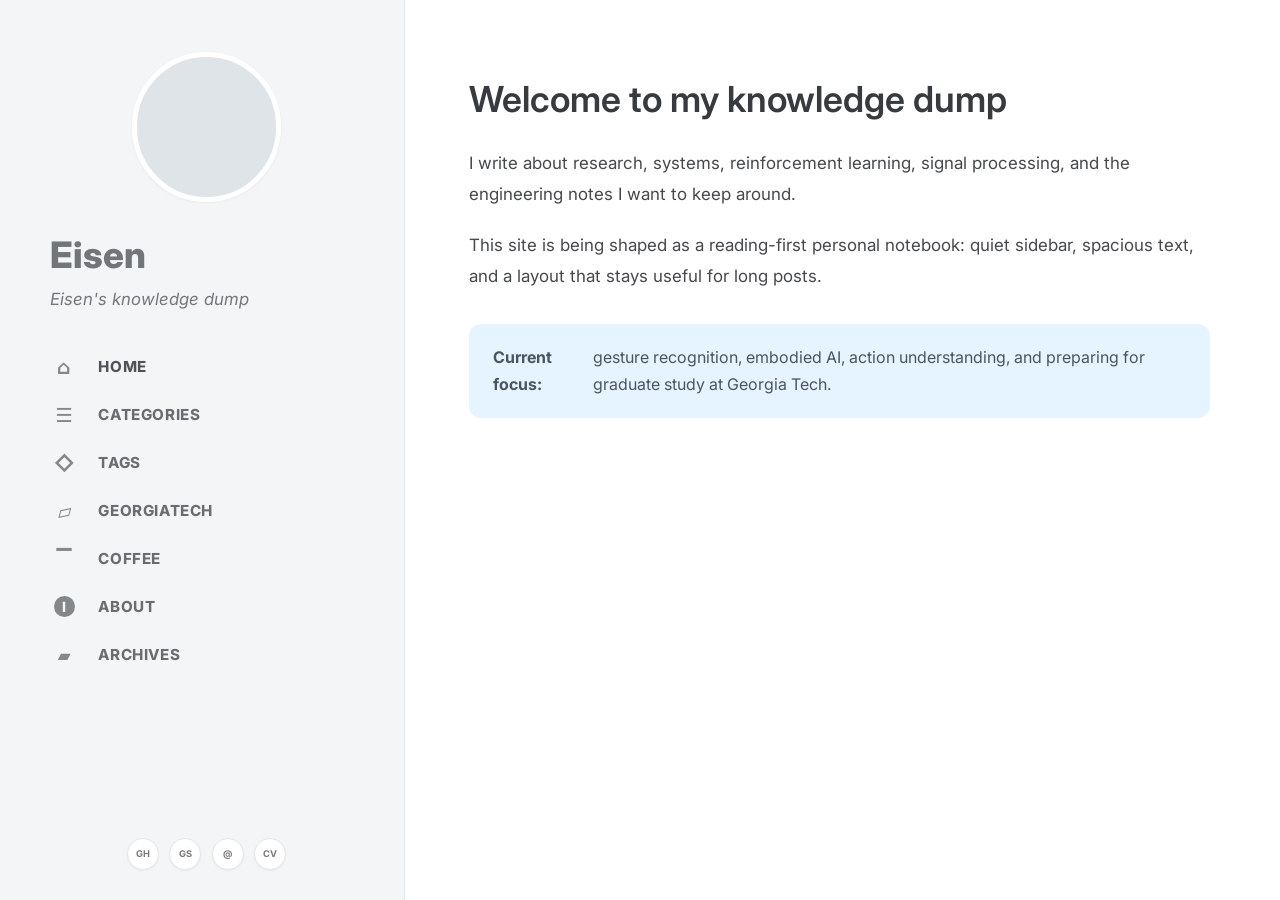
<file: index.html>
<!DOCTYPE html>
<html lang="en">
<head>
  <meta charset="UTF-8">
  <meta name="viewport" content="width=device-width, initial-scale=1.0">
  <title>Eisen Jiang</title>
  <meta name="description" content="Personal website of Eisen Jiang — researcher and builder.">
  <link rel="icon" href="blogs/assets/black-head-horse-side-view-with-horsehair.png" type="image/png">
  <link rel="preconnect" href="https://fonts.googleapis.com">
  <link rel="preconnect" href="https://fonts.gstatic.com" crossorigin>
  <link href="https://fonts.googleapis.com/css2?family=Inter:wght@400;500;600;700&family=JetBrains+Mono:wght@400;500;600&display=swap" rel="stylesheet">
  <link rel="stylesheet" href="assets/style.css">
  <script>document.documentElement.setAttribute("data-theme",localStorage.getItem("theme")||"light");</script>
</head>
<body class="home-page">
<div class="layout">

  <!-- ═══ Sidebar ═══ -->
  <nav class="sidebar" aria-label="Primary navigation">
    <div class="profile-card">
      <a href="index.html" class="avatar-link" aria-label="Eisen home"></a>
      <a href="index.html" class="site-mark">
        <span class="site-name">Eisen</span>
        <span class="site-sub">Eisen's knowledge dump</span>
      </a>
    </div>

    <button class="mob-toggle" id="mobToggle" type="button">Menu</button>

    <div class="sidebar-body" id="sidebarBody">
      <ul class="nav-links">
        <li><a href="index.html"><span class="nav-icon nav-home"></span><span>Home</span></a></li>
        <li><a href="writing.html"><span class="nav-icon nav-list"></span><span>Categories</span></a></li>
        <li><a href="writing.html"><span class="nav-icon nav-tag"></span><span>Tags</span></a></li>
        <li><a href="about.html"><span class="nav-icon nav-grad"></span><span>GeorgiaTech</span></a></li>
        <li><a href="contact.html"><span class="nav-icon nav-coffee"></span><span>Coffee</span></a></li>
        <li><a href="about.html"><span class="nav-icon nav-about"></span><span>About</span></a></li>
        <li><a href="writing.html"><span class="nav-icon nav-archive"></span><span>Archives</span></a></li>
      </ul>

      <div class="sidebar-foot">
        <div class="socials">
          <a href="https://github.com/eisenjiang37-gif" target="_blank" rel="noopener" aria-label="GitHub">GH</a>
          <a href="contact.html" aria-label="Scholar">GS</a>
          <a href="mailto:eisenjiang37@gmail.com" aria-label="Email">@</a>
          <a href="assets/zihan-CV_2026.1.pdf" target="_blank" rel="noopener" aria-label="CV">CV</a>
        </div>
      </div>
    </div>
  </nav>

  <!-- ═══ Main ═══ -->
  <main class="content">

    <article class="reader-article">
      <h1>Welcome to my knowledge dump</h1>
      <p>I write about research, systems, reinforcement learning, signal processing, and the engineering notes I want to keep around.</p>
      <p>This site is being shaped as a reading-first personal notebook: quiet sidebar, spacious text, and a layout that stays useful for long posts.</p>
      <div class="note-box">
        <strong>Current focus:</strong> gesture recognition, embodied AI, action understanding, and preparing for graduate study at Georgia Tech.
      </div>
    </article>
  </main>
</div>
<script src="assets/main.js"></script>
</body>
</html>
</file>
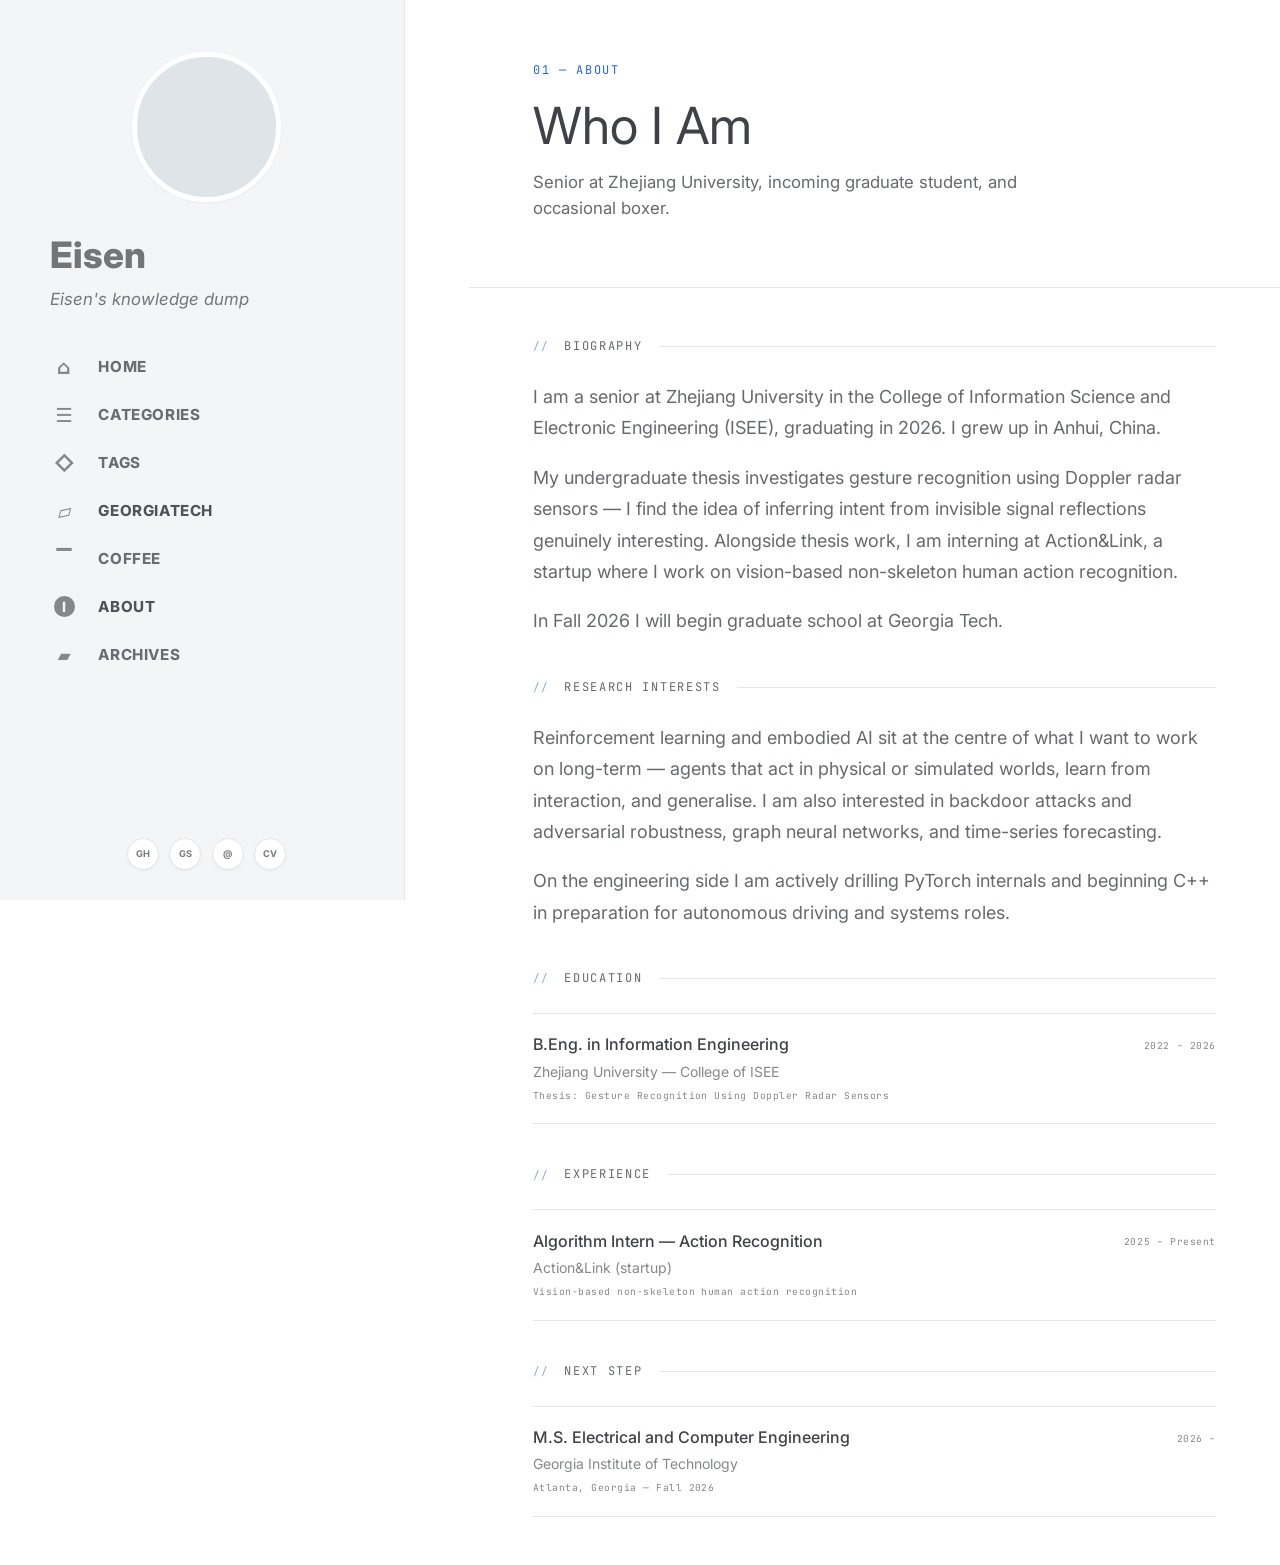
<file: about.html>
<!DOCTYPE html>
<html lang="en">
<head>
  <meta charset="UTF-8">
  <meta name="viewport" content="width=device-width, initial-scale=1.0">
  <title>About — Eisen Jiang</title>
  <link rel="icon" href="blogs/assets/black-head-horse-side-view-with-horsehair.png" type="image/png">
  <link rel="preconnect" href="https://fonts.googleapis.com">
  <link rel="preconnect" href="https://fonts.gstatic.com" crossorigin>
  <link href="https://fonts.googleapis.com/css2?family=Inter:wght@400;500;600;700&family=JetBrains+Mono:wght@400;500;600&display=swap" rel="stylesheet">
  <link rel="stylesheet" href="assets/style.css">
  <script>document.documentElement.setAttribute("data-theme",localStorage.getItem("theme")||"light");</script>
</head>
<body>
<div class="layout">

  <!-- ═══ Sidebar ═══ -->
  <nav class="sidebar" aria-label="Primary navigation">
    <div class="profile-card">
      <a href="index.html" class="avatar-link" aria-label="Eisen home"></a>
      <a href="index.html" class="site-mark">
        <span class="site-name">Eisen</span>
        <span class="site-sub">Eisen's knowledge dump</span>
      </a>
    </div>

    <button class="mob-toggle" id="mobToggle" type="button">Menu</button>

    <div class="sidebar-body" id="sidebarBody">
      <ul class="nav-links">
        <li><a href="index.html"><span class="nav-icon nav-home"></span><span>Home</span></a></li>
        <li><a href="writing.html"><span class="nav-icon nav-list"></span><span>Categories</span></a></li>
        <li><a href="writing.html"><span class="nav-icon nav-tag"></span><span>Tags</span></a></li>
        <li><a href="about.html"><span class="nav-icon nav-grad"></span><span>GeorgiaTech</span></a></li>
        <li><a href="contact.html"><span class="nav-icon nav-coffee"></span><span>Coffee</span></a></li>
        <li><a href="about.html"><span class="nav-icon nav-about"></span><span>About</span></a></li>
        <li><a href="writing.html"><span class="nav-icon nav-archive"></span><span>Archives</span></a></li>
      </ul>

      <div class="sidebar-foot">
        <div class="socials">
          <a href="https://github.com/eisenjiang37-gif" target="_blank" rel="noopener" aria-label="GitHub">GH</a>
          <a href="contact.html" aria-label="Scholar">GS</a>
          <a href="mailto:eisenjiang37@gmail.com" aria-label="Email">@</a>
          <a href="assets/zihan-CV_2026.1.pdf" target="_blank" rel="noopener" aria-label="CV">CV</a>
        </div>
      </div>
    </div>
  </nav>

  <!-- ═══ Main ═══ -->
  <main class="content">

    <header class="pg-header">
      <div class="pg-label">01 — About</div>
      <h1 class="pg-title">Who I Am</h1>
      <p class="pg-sub">Senior at Zhejiang University, incoming graduate student, and occasional boxer.</p>
    </header>

    <div class="pg-body">

      <div class="sec-label">Biography</div>
      <p>I am a senior at Zhejiang University in the College of Information Science and Electronic Engineering (ISEE), graduating in 2026. I grew up in Anhui, China.</p>
      <p>My undergraduate thesis investigates gesture recognition using Doppler radar sensors — I find the idea of inferring intent from invisible signal reflections genuinely interesting. Alongside thesis work, I am interning at Action&amp;Link, a startup where I work on vision-based non-skeleton human action recognition.</p>
      <p>In Fall 2026 I will begin graduate school at Georgia Tech.</p>

      <div class="sec-label">Research Interests</div>
      <p>Reinforcement learning and embodied AI sit at the centre of what I want to work on long-term — agents that act in physical or simulated worlds, learn from interaction, and generalise. I am also interested in backdoor attacks and adversarial robustness, graph neural networks, and time-series forecasting.</p>
      <p>On the engineering side I am actively drilling PyTorch internals and beginning C++ in preparation for autonomous driving and systems roles.</p>

      <!-- Education -->
      <div class="sec-label">Education</div>
      <div class="item-list">
        <div class="item">
          <div>
            <div class="item-title">B.Eng. in Information Engineering</div>
            <div class="item-authors">Zhejiang University — College of ISEE</div>
            <div class="item-venue">Thesis: Gesture Recognition Using Doppler Radar Sensors</div>
          </div>
          <div class="item-year">2022 – 2026</div>
        </div>
      </div>

      <!-- Experience -->
      <div class="sec-label">Experience</div>
      <div class="item-list">
        <div class="item">
          <div>
            <div class="item-title">Algorithm Intern — Action Recognition</div>
            <div class="item-authors">Action&amp;Link (startup)</div>
            <div class="item-venue">Vision-based non-skeleton human action recognition</div>
          </div>
          <div class="item-year">2025 – Present</div>
        </div>
      </div>

      <!-- Next step -->
      <div class="sec-label">Next Step</div>
      <div class="item-list">
        <div class="item">
          <div>
            <div class="item-title">M.S. Electrical and Computer Engineering</div>
            <div class="item-authors">Georgia Institute of Technology</div>
            <div class="item-venue">Atlanta, Georgia — Fall 2026</div>
          </div>
          <div class="item-year">2026 –</div>
        </div>
      </div>

    </div>
  </main>
</div>
<script src="assets/main.js"></script>
</body>
</html>
</file>
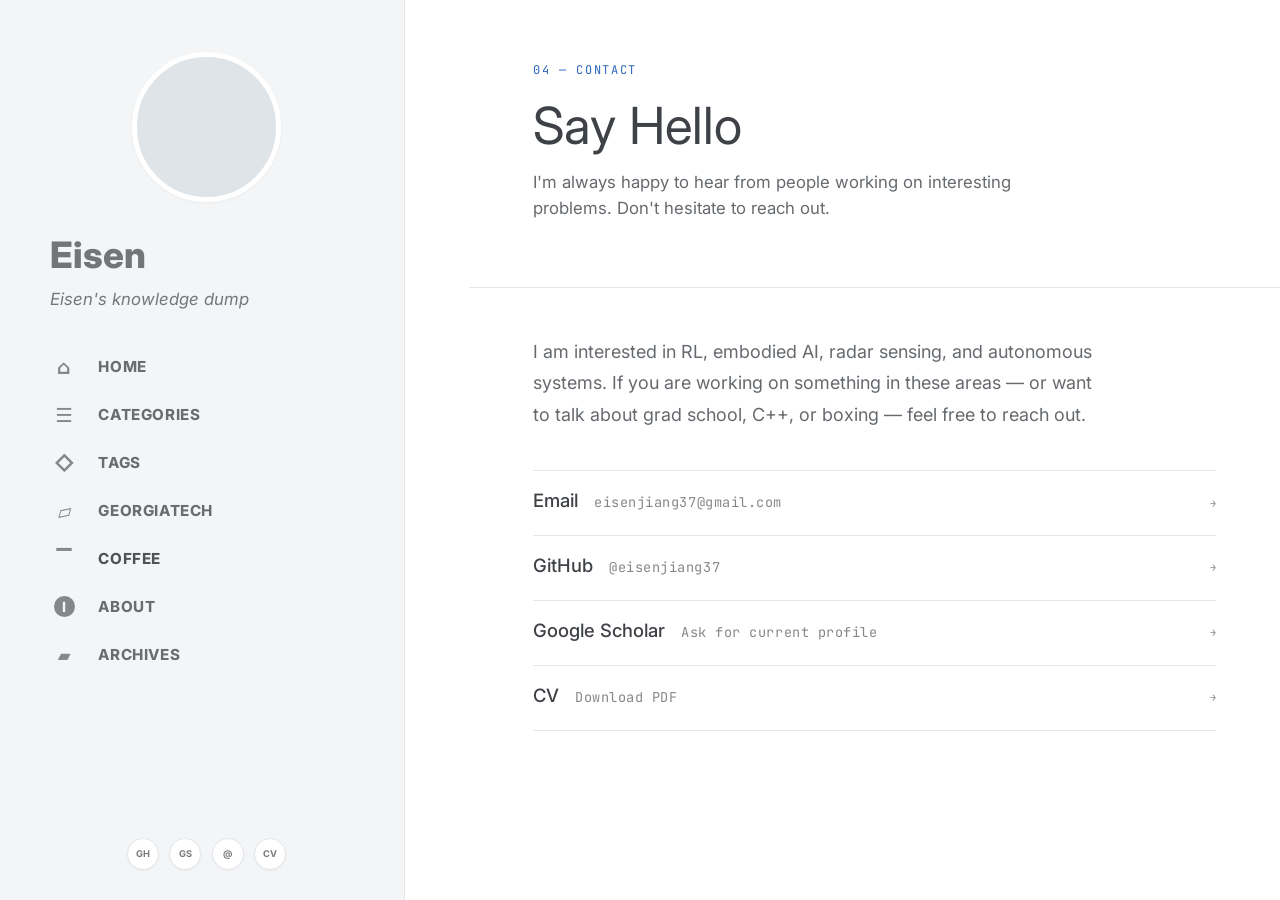
<file: contact.html>
<!DOCTYPE html>
<html lang="en">
<head>
  <meta charset="UTF-8">
  <meta name="viewport" content="width=device-width, initial-scale=1.0">
  <title>Contact — Eisen Jiang</title>
  <link rel="icon" href="blogs/assets/black-head-horse-side-view-with-horsehair.png" type="image/png">
  <link rel="preconnect" href="https://fonts.googleapis.com">
  <link rel="preconnect" href="https://fonts.gstatic.com" crossorigin>
  <link href="https://fonts.googleapis.com/css2?family=Inter:wght@400;500;600;700&family=JetBrains+Mono:wght@400;500;600&display=swap" rel="stylesheet">
  <link rel="stylesheet" href="assets/style.css">
  <script>document.documentElement.setAttribute("data-theme",localStorage.getItem("theme")||"light");</script>
</head>
<body>
<div class="layout">

  <!-- ═══ Sidebar ═══ -->
  <nav class="sidebar" aria-label="Primary navigation">
    <div class="profile-card">
      <a href="index.html" class="avatar-link" aria-label="Eisen home"></a>
      <a href="index.html" class="site-mark">
        <span class="site-name">Eisen</span>
        <span class="site-sub">Eisen's knowledge dump</span>
      </a>
    </div>

    <button class="mob-toggle" id="mobToggle" type="button">Menu</button>

    <div class="sidebar-body" id="sidebarBody">
      <ul class="nav-links">
        <li><a href="index.html"><span class="nav-icon nav-home"></span><span>Home</span></a></li>
        <li><a href="writing.html"><span class="nav-icon nav-list"></span><span>Categories</span></a></li>
        <li><a href="writing.html"><span class="nav-icon nav-tag"></span><span>Tags</span></a></li>
        <li><a href="about.html"><span class="nav-icon nav-grad"></span><span>GeorgiaTech</span></a></li>
        <li><a href="contact.html"><span class="nav-icon nav-coffee"></span><span>Coffee</span></a></li>
        <li><a href="about.html"><span class="nav-icon nav-about"></span><span>About</span></a></li>
        <li><a href="writing.html"><span class="nav-icon nav-archive"></span><span>Archives</span></a></li>
      </ul>

      <div class="sidebar-foot">
        <div class="socials">
          <a href="https://github.com/eisenjiang37-gif" target="_blank" rel="noopener" aria-label="GitHub">GH</a>
          <a href="contact.html" aria-label="Scholar">GS</a>
          <a href="mailto:eisenjiang37@gmail.com" aria-label="Email">@</a>
          <a href="assets/zihan-CV_2026.1.pdf" target="_blank" rel="noopener" aria-label="CV">CV</a>
        </div>
      </div>
    </div>
  </nav>

  <!-- ═══ Main ═══ -->
  <main class="content">

    <header class="pg-header">
      <div class="pg-label">04 — Contact</div>
      <h1 class="pg-title">Say Hello</h1>
      <p class="pg-sub">I'm always happy to hear from people working on interesting problems. Don't hesitate to reach out.</p>
    </header>

    <div class="pg-body">

      <p class="contact-intro">
        I am interested in RL, embodied AI, radar sensing, and autonomous systems. If you are working on something in these areas — or want to talk about grad school, C++, or boxing — feel free to reach out.
      </p>

      <div class="contact-list">

        <a href="mailto:eisenjiang37@gmail.com" class="contact-row">
          <div class="c-left">
            <span class="c-name">Email</span>
            <span class="c-handle">eisenjiang37@gmail.com</span>
          </div>
          <span class="c-arrow">→</span>
        </a>

        <a href="https://github.com/eisenjiang37-gif" class="contact-row" target="_blank" rel="noopener">
          <div class="c-left">
            <span class="c-name">GitHub</span>
            <span class="c-handle">@eisenjiang37</span>
          </div>
          <span class="c-arrow">→</span>
        </a>

        <a href="mailto:eisenjiang37@gmail.com?subject=Google%20Scholar%20profile" class="contact-row">
          <div class="c-left">
            <span class="c-name">Google Scholar</span>
            <span class="c-handle">Ask for current profile</span>
          </div>
          <span class="c-arrow">→</span>
        </a>

        <a href="assets/zihan-CV_2026.1.pdf" class="contact-row" target="_blank" rel="noopener">
          <div class="c-left">
            <span class="c-name">CV</span>
            <span class="c-handle">Download PDF</span>
          </div>
          <span class="c-arrow">→</span>
        </a>

      </div>

    </div>
  </main>
</div>
<script src="assets/main.js"></script>
</body>
</html>
</file>
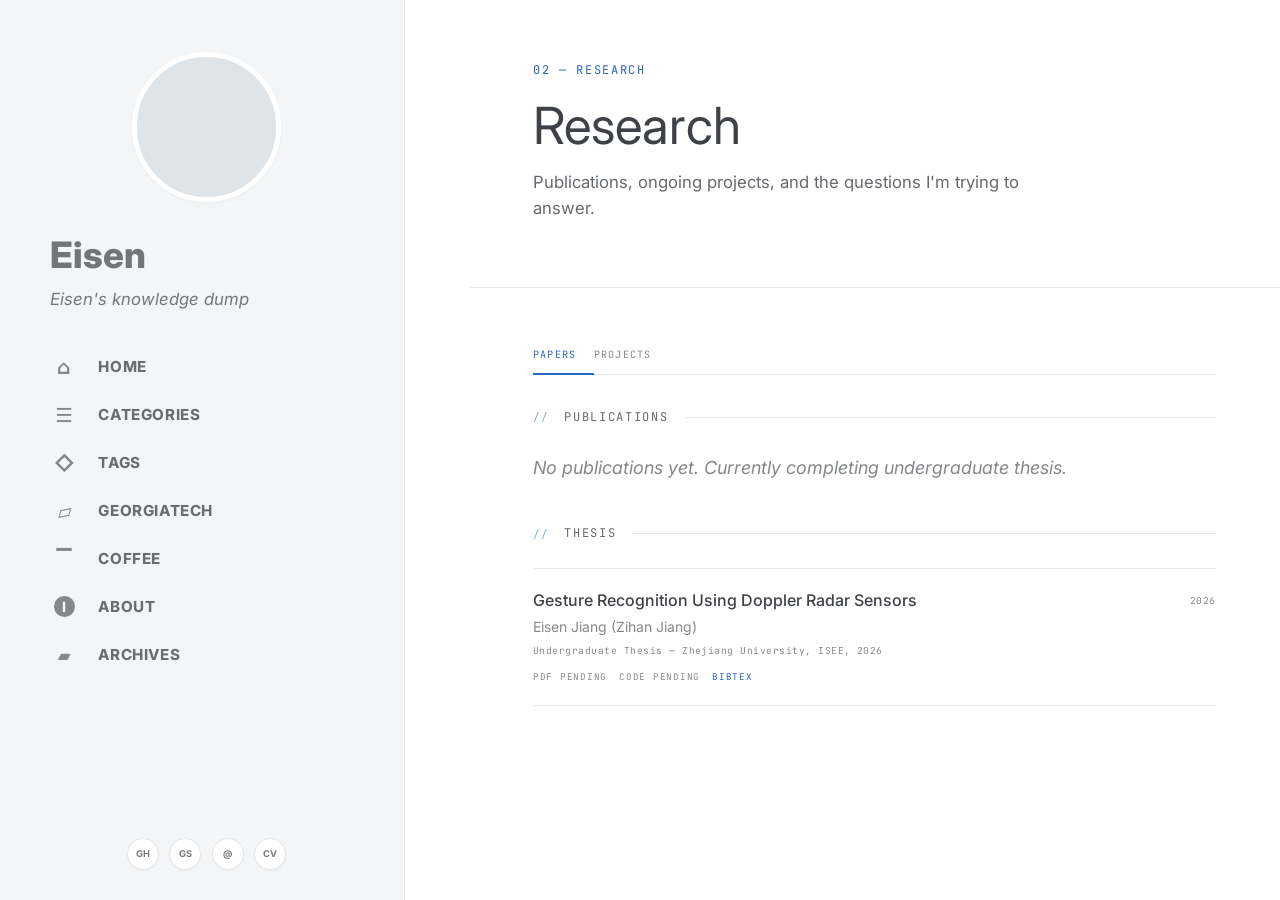
<file: research.html>
<!DOCTYPE html>
<html lang="en">
<head>
  <meta charset="UTF-8">
  <meta name="viewport" content="width=device-width, initial-scale=1.0">
  <title>Research — Eisen Jiang</title>
  <link rel="icon" href="blogs/assets/black-head-horse-side-view-with-horsehair.png" type="image/png">
  <link rel="preconnect" href="https://fonts.googleapis.com">
  <link rel="preconnect" href="https://fonts.gstatic.com" crossorigin>
  <link href="https://fonts.googleapis.com/css2?family=Inter:wght@400;500;600;700&family=JetBrains+Mono:wght@400;500;600&display=swap" rel="stylesheet">
  <link rel="stylesheet" href="assets/style.css">
  <script>document.documentElement.setAttribute("data-theme",localStorage.getItem("theme")||"light");</script>
</head>
<body>
<div class="layout">

  <!-- ═══ Sidebar ═══ -->
  <nav class="sidebar" aria-label="Primary navigation">
    <div class="profile-card">
      <a href="index.html" class="avatar-link" aria-label="Eisen home"></a>
      <a href="index.html" class="site-mark">
        <span class="site-name">Eisen</span>
        <span class="site-sub">Eisen's knowledge dump</span>
      </a>
    </div>

    <button class="mob-toggle" id="mobToggle" type="button">Menu</button>

    <div class="sidebar-body" id="sidebarBody">
      <ul class="nav-links">
        <li><a href="index.html"><span class="nav-icon nav-home"></span><span>Home</span></a></li>
        <li><a href="writing.html"><span class="nav-icon nav-list"></span><span>Categories</span></a></li>
        <li><a href="writing.html"><span class="nav-icon nav-tag"></span><span>Tags</span></a></li>
        <li><a href="about.html"><span class="nav-icon nav-grad"></span><span>GeorgiaTech</span></a></li>
        <li><a href="contact.html"><span class="nav-icon nav-coffee"></span><span>Coffee</span></a></li>
        <li><a href="about.html"><span class="nav-icon nav-about"></span><span>About</span></a></li>
        <li><a href="writing.html"><span class="nav-icon nav-archive"></span><span>Archives</span></a></li>
      </ul>

      <div class="sidebar-foot">
        <div class="socials">
          <a href="https://github.com/eisenjiang37-gif" target="_blank" rel="noopener" aria-label="GitHub">GH</a>
          <a href="contact.html" aria-label="Scholar">GS</a>
          <a href="mailto:eisenjiang37@gmail.com" aria-label="Email">@</a>
          <a href="assets/zihan-CV_2026.1.pdf" target="_blank" rel="noopener" aria-label="CV">CV</a>
        </div>
      </div>
    </div>
  </nav>

  <!-- ═══ Main ═══ -->
  <main class="content">

    <header class="pg-header">
      <div class="pg-label">02 — Research</div>
      <h1 class="pg-title">Research</h1>
      <p class="pg-sub">Publications, ongoing projects, and the questions I'm trying to answer.</p>
    </header>

    <div class="pg-body">

      <!-- Tabs -->
      <div class="tab-bar">
        <button class="tab-btn active" data-tab="papers">Papers</button>
        <button class="tab-btn" data-tab="projects">Projects</button>
      </div>

      <!-- ── Papers ── -->
      <div class="tab-panel active" id="papers">

        <div class="sec-label">Publications</div>
        <p style="color:var(--text-dim);font-style:italic;margin-bottom:2.5rem;">No publications yet. Currently completing undergraduate thesis.</p>

        <div class="sec-label">Thesis</div>
        <div class="item-list">
          <div class="item">
            <div>
              <div class="item-title">Gesture Recognition Using Doppler Radar Sensors</div>
              <div class="item-authors">Eisen Jiang (Zihan Jiang)</div>
              <div class="item-venue">Undergraduate Thesis — Zhejiang University, ISEE, 2026</div>
              <div class="item-links">
                <span class="item-link item-link-muted">PDF pending</span>
                <span class="item-link item-link-muted">Code pending</span>
                <button class="item-link bib-toggle" data-bib="bib-thesis-2026">BibTeX</button>
              </div>
              <div class="bib-block" id="bib-thesis-2026"><pre>@mastersthesis{jiang2026gesture,
  author  = {Jiang, Zihan},
  title   = {Gesture Recognition Using {Doppler} Radar Sensors},
  school  = {Zhejiang University, College of Information Science
             and Electronic Engineering},
  year    = {2026},
  type    = {Undergraduate Thesis},
}</pre></div>
            </div>
            <div class="item-year">2026</div>
          </div>
        </div>

      </div><!-- /papers -->

      <!-- ── Projects ── -->
      <div class="tab-panel" id="projects">

        <div class="sec-label">Projects</div>
        <div class="item-list">

          <div class="item">
            <div>
              <div class="item-title">Doppler Radar Gesture Recognition System</div>
              <div class="item-authors">End-to-end pipeline: raw radar signal → gesture classification</div>
              <div class="item-venue">Undergraduate thesis project — ZJU ISEE · Python, PyTorch</div>
              <div class="item-links">
                <span class="item-link item-link-muted">Repository pending</span>
              </div>
            </div>
            <div class="item-year">2025 – 2026</div>
          </div>

          <div class="item">
            <div>
              <div class="item-title">Boxing Footage Action Analysis</div>
              <div class="item-authors">Non-skeleton action recognition applied to personal boxing video</div>
              <div class="item-venue">Personal project — applying internship research to self-recorded footage</div>
              <div class="item-links">
                <span class="item-link item-link-muted">Repository pending</span>
              </div>
            </div>
            <div class="item-year">2025 –</div>
          </div>

          <div class="item">
            <div>
              <div class="item-title">CartPole in C++</div>
              <div class="item-authors">Reimplementing a canonical RL environment from scratch in C++</div>
              <div class="item-venue">Personal project — C++ systems learning, RL fundamentals</div>
              <div class="item-links">
                <span class="item-link item-link-muted">Repository pending</span>
              </div>
            </div>
            <div class="item-year">2026 –</div>
          </div>

        </div>

      </div><!-- /projects -->

    </div>
  </main>
</div>
<script src="assets/main.js"></script>
</body>
</html>
</file>
<file: assets/style.css>
@import url('https://fonts.googleapis.com/css2?family=Inter:wght@400;500;600;700&family=JetBrains+Mono:wght@400;500;600&display=swap');

/* ─── Variables ──────────────────────────────────────── */
:root {
  --bg:          #ffffff;
  --bg-2:        #ffffff;
  --panel:       #f3f5f7;
  --text:        #3e4146;
  --text-mid:    #666a6e;
  --text-dim:    #85888b;
  --accent:      #2c67bd;
  --accent-warm: #6f7275;
  --border:      #e4e7ea;
  --sidebar-w:   405px;
  --font-title:  'Inter', system-ui, sans-serif;
  --font-body:   'Inter', 'Helvetica Neue', Helvetica, Arial, sans-serif;
  --font-code:   'JetBrains Mono', 'SFMono-Regular', Consolas, monospace;
  --ease:        cubic-bezier(0.16, 1, 0.3, 1);
  --t:           0.32s;
}

html[data-theme="dark"] {
  --bg:          #101214;
  --bg-2:        #17191c;
  --panel:       #14171a;
  --text:        #e7e1d6;
  --text-mid:    #b0a89d;
  --text-dim:    #7d776f;
  --accent:      #9fb8bd;
  --accent-warm: #d0b279;
  --border:      #2a2d30;
}
html[data-theme="dark"] body::after { opacity: 0.04; }

/* ─── Theme transition ───────────────────────────────── */
html { transition: background-color 0.45s ease, color 0.45s ease; }
body,
.sidebar,
.content,
.hero,
.index-card,
.pg-header,
.pg-body,
.blog-list,
.blog-content,
.blog-post-item,
.theme-toggle,
.list-expand-tab,
.mob-toggle,
.badge,
.post-tag,
.bpi-tag,
.bpi-child,
.placeholder-block,
.bib-block pre,
.blog-article-body pre,
.blog-article-body code,
.progress-bar {
  transition:
    background-color 0.45s ease,
    color 0.45s ease,
    border-color 0.45s ease,
    opacity 0.45s ease;
}

/* ─── Reset ──────────────────────────────────────────── */
*, *::before, *::after { box-sizing: border-box; margin: 0; padding: 0; }
html { font-size: 16px; scroll-behavior: smooth; }

body {
  background: var(--bg);
  color: var(--text);
  font-family: var(--font-body);
  font-weight: 400;
  font-size: 1.125rem;
  line-height: 1.75;
  min-height: 100vh;
  overflow-x: hidden;
}

.site-name,
.hero-name,
.card-h,
.pg-title,
h2,
h3,
.item-title,
.post-title,
.c-name,
.blog-list-title,
.bpi-title,
.blog-article-title,
.blog-article-body h1,
.blog-article-body h2,
.blog-article-body h3 {
  font-family: var(--font-title);
}

.hero-tagline,
.card-p,
.pg-sub,
p,
.kv-val,
.item-authors,
.blog-article-body p,
.blog-article-body li {
  font-family: var(--font-body);
}

.blog-article-body code,
.blog-article-body pre,
.blog-article-body pre code {
  font-family: var(--font-code);
}

/* Grain overlay */
body::after {
  content: '';
  position: fixed;
  inset: 0;
  pointer-events: none;
  z-index: 9999;
  opacity: 0;
  background-image: url("data:image/svg+xml,%3Csvg xmlns='http://www.w3.org/2000/svg' width='300' height='300'%3E%3Cfilter id='n'%3E%3CfeTurbulence type='fractalNoise' baseFrequency='0.72' numOctaves='4' stitchTiles='stitch'/%3E%3C/filter%3E%3Crect width='300' height='300' filter='url(%23n)'/%3E%3C/svg%3E");
  transition: opacity 0.45s ease;
}

.shard {
  --shard-c1: rgba(255, 80, 96, 0.92);
  --shard-c2: rgba(255, 255, 255, 0.96);
  --shard-c3: rgba(88, 160, 255, 0.92);
  --shard-c4: rgba(188, 120, 255, 0.82);
  position: absolute;
  background:
    linear-gradient(135deg,
      var(--shard-c1) 0%,
      var(--shard-c2) 38%,
      var(--shard-c3) 72%,
      var(--shard-c4) 100%);
  mix-blend-mode: screen;
  box-shadow:
    0 0 4px rgba(255, 255, 255, 0.88),
    0 0 8px rgba(255, 96, 128, 0.24),
    0 0 10px rgba(96, 148, 255, 0.22),
    0 8px 18px rgba(0, 0, 0, 0.34),
    0 2px 6px rgba(0, 0, 0, 0.24);
  border: 1px solid rgba(255, 255, 255, 0.22);
  filter: brightness(1.95) contrast(1.3) saturate(1.22);
  opacity: 0;
  pointer-events: none;
  z-index: 10001;
  overflow: visible;
}

html[data-theme="light"] .shard {
  mix-blend-mode: normal;
  box-shadow:
    0 0 5px rgba(255, 255, 255, 1),
    0 0 16px rgba(255, 42, 72, 0.64),
    0 0 20px rgba(48, 156, 255, 0.58),
    0 0 24px rgba(186, 78, 255, 0.36),
    0 10px 20px rgba(15, 23, 32, 0.34),
    0 3px 7px rgba(15, 23, 32, 0.26);
  border-color: rgba(15, 23, 32, 0.18);
  filter: brightness(3.55) contrast(2.18) saturate(4.35);
}

.shard::before {
  content: '';
  position: absolute;
  left: 50%;
  top: 50%;
  width: var(--vector-length, 18px);
  height: 1px;
  transform-origin: 100% 50%;
  transform: translate(-100%, -50%) rotate(var(--vector-angle, 0deg));
  background: linear-gradient(90deg, rgba(255, 255, 255, 0), rgba(255, 255, 255, 0.9));
  opacity: 0.9;
  box-shadow:
    0 0 4px rgba(255, 255, 255, 0.5),
    0 0 8px rgba(96, 148, 255, 0.2);
  pointer-events: none;
}

html[data-theme="light"] .shard::before {
  background: linear-gradient(90deg, rgba(255, 255, 255, 0), rgba(255, 255, 255, 1));
  opacity: 1;
  box-shadow:
    0 0 5px rgba(255, 255, 255, 0.96),
    0 0 8px rgba(255, 42, 72, 0.3),
    0 0 10px rgba(48, 156, 255, 0.28);
}

.impact-flash {
  position: fixed;
  width: 8px;
  height: 8px;
  background: rgba(255, 255, 255, 0.9);
  border-radius: 50%;
  pointer-events: none;
  z-index: 10002;
  filter: none;
  animation: flash-out 0.28s ease-out forwards;
}

.distortion-overlay {
  display: none;
}

@keyframes flash-out {
  0% { transform: scale(1); opacity: 1; }
  100% { transform: scale(1.8); opacity: 0; }
}

/* ─── Progress bar ───────────────────────────────────── */
.progress-bar {
  position: fixed;
  top: 0; left: 0;
  height: 2px;
  width: 0;
  background: var(--accent);
  z-index: 1000;
  transition: width 0.08s linear;
  pointer-events: none;
}

/* ─── Layout ─────────────────────────────────────────── */
.layout {
  display: flex;
  min-height: 100vh;
}

/* ─── Sidebar ────────────────────────────────────────── */
.sidebar {
  position: fixed;
  top: 0;
  left: 0;
  width: var(--sidebar-w);
  height: 100vh;
  display: flex;
  flex-direction: column;
  padding: 3.25rem 2.55rem 1.85rem 3.1rem;
  border-right: 1px solid var(--border);
  background: var(--panel);
  z-index: 100;
  overflow-y: auto;
}

.profile-card {
  display: flex;
  flex-direction: column;
  align-items: flex-start;
  gap: 0;
  margin-bottom: 2.35rem;
}

.avatar-link {
  display: grid;
  place-items: center;
  width: 9.35rem;
  height: 9.35rem;
  border-radius: 50%;
  background: #dfe4e8;
  border: 5px solid #ffffff;
  box-shadow: 0 1px 3px rgba(40, 44, 48, 0.05);
  text-decoration: none;
  overflow: hidden;
  margin: 0 auto 2.25rem;
}

.avatar-fallback {
  display: none;
}

.site-mark {
  display: block;
  text-decoration: none;
}

.site-name {
  font-family: var(--font-title);
  font-size: 2.28rem;
  font-weight: 800;
  letter-spacing: 0;
  color: #737679;
  display: block;
  line-height: 0.95;
}

.site-sub {
  font-family: var(--font-body);
  font-size: 1.05rem;
  font-style: italic;
  font-weight: 400;
  color: #74777a;
  display: block;
  margin-top: 0.78rem;
}

.mob-toggle { display: none; }

.sidebar-body {
  flex: 1;
  display: flex;
  flex-direction: column;
}

.nav-links {
  list-style: none;
  display: grid;
  gap: 1rem;
}

.nav-links > li > a {
  display: flex;
  align-items: center;
  gap: 1.2rem;
  min-height: 2rem;
  font-family: var(--font-title);
  font-size: 0.95rem;
  font-weight: 750;
  letter-spacing: 0.04em;
  text-transform: uppercase;
  color: #696c70;
  text-decoration: none;
  transition: color var(--t) var(--ease), transform var(--t) var(--ease);
}

.nav-links > li > a:hover {
  color: #3f4347;
  transform: translateX(4px);
}

.nav-links > li > a.active { color: #4f5357; }

.nav-icon {
  position: relative;
  width: 1.85rem;
  height: 1.85rem;
  flex: 0 0 1.85rem;
  color: #85888b;
}

.nav-icon::before {
  display: block;
  width: 100%;
  text-align: center;
  font-family: var(--font-title);
  font-size: 1.22rem;
  font-weight: 800;
  line-height: 1.85rem;
}

.nav-home::before { content: "⌂"; }
.nav-list::before { content: "☰"; }
.nav-tag::before { content: "◇"; }
.nav-grad::before { content: "▱"; transform: rotate(-12deg); }
.nav-coffee::before { content: "▔"; }
.nav-about::before { content: "i"; border-radius: 50%; background: #85888b; color: var(--panel); font-size: 0.88rem; line-height: 1.35rem; width: 1.35rem; height: 1.35rem; margin: 0.18rem auto 0; }
.nav-archive::before { content: "▰"; font-size: 1.05rem; }

.sidebar-foot {
  margin-top: auto;
  padding-top: 1.4rem;
}

.socials {
  display: flex;
  justify-content: center;
  gap: 0.65rem;
  flex-wrap: wrap;
  margin-bottom: 0;
}

.socials a {
  display: inline-flex;
  align-items: center;
  justify-content: center;
  width: 2rem;
  height: 2rem;
  border: 1px solid var(--border);
  border-radius: 999px;
  background: var(--bg-2);
  font-family: var(--font-title);
  font-size: 0.58rem;
  font-weight: 700;
  letter-spacing: 0;
  color: #777a7d;
  text-decoration: none;
  box-shadow: 0 1px 2px rgba(40, 44, 48, 0.05);
  transition: color var(--t), border-color var(--t), background var(--t), transform var(--t);
}

.socials a:hover {
  color: #3f4347;
  border-color: var(--accent);
  transform: translateY(-2px);
}

.copy {
  font-family: var(--font-body);
  font-size: 0.76rem;
  color: var(--text-dim);
}

/* ─── Content area ───────────────────────────────────── */
.content {
  margin-left: var(--sidebar-w);
  flex: 1;
  min-height: 100vh;
  padding-left: clamp(3.5rem, 5vw, 6rem);
  background: #ffffff;
  animation: pageIn 0.55s var(--ease) both;
}

@keyframes pageIn {
  from { opacity: 0; transform: translateY(14px); }
  to   { opacity: 1; transform: translateY(0); }
}

/* ─── Home: Hero ─────────────────────────────────────── */
.hero {
  width: 100%;
  padding: 5rem clamp(2rem, 7vw, 7rem);
  border-bottom: 1px solid var(--border);
  position: relative;
  overflow: hidden;
  background: var(--bg);
}

.reader-article {
  max-width: 72rem;
  padding: 4.8rem 4.4rem 5rem 0;
  color: #3f4247;
}

.reader-article h1 {
  font-family: var(--font-title);
  font-size: clamp(1.85rem, 2.8vw, 2.85rem);
  font-weight: 600;
  line-height: 1.24;
  letter-spacing: 0;
  margin-bottom: 1.7rem;
  color: #373a3f;
}

.reader-article p,
.reader-article li {
  font-size: clamp(1.06rem, 1.22vw, 1.34rem);
  line-height: 1.82;
  font-weight: 400;
  color: #45484d;
  max-width: 46em;
}

.reader-article p {
  margin-bottom: 1.25rem;
}

.reader-article ul {
  margin: 1.4rem 0 2.5rem;
  padding-left: 2.4rem;
}

.reader-article li {
  padding-left: 0.45rem;
  margin-bottom: 0.9rem;
}

.reader-article a {
  color: var(--accent);
  text-decoration: none;
  border-bottom: 1px solid rgba(44, 103, 189, 0.25);
}

.note-box {
  display: flex;
  gap: 1rem;
  max-width: 54rem;
  margin-top: 2rem;
  padding: 1.25rem 1.5rem;
  border-radius: 12px;
  background: #e6f4ff;
  color: #4a555f;
  font-size: clamp(1rem, 1.1vw, 1.2rem);
  line-height: 1.7;
}
.home-page .content {
  display: block;
  min-height: 100vh;
}
.home-page .hero {
  min-height: 100vh;
  border-bottom: none;
  display: flex;
  flex-direction: column;
  justify-content: center;
}

.hero::before,
.home-page .hero::before { display: none; }

.hero-eyebrow {
  font-family: var(--font-body);
  font-size: 0.86rem;
  letter-spacing: 0.08em;
  text-transform: uppercase;
  color: var(--accent);
  margin-bottom: 1.4rem;
}

.hero-eyebrow::before { content: ''; }

.hero-name {
  font-family: var(--font-title);
  font-weight: 800;
  font-size: clamp(2.2rem, 4.4vw, 4rem);
  line-height: 1.03;
  letter-spacing: 0;
  color: var(--text);
  margin-bottom: 2rem;
  display: block;
  max-width: 11ch;
}

.hero-first { align-self: flex-start; }

.hero-line { display: block; }

.hero-last {
  margin-left: 0;
  color: var(--text);
}

.hero-footer {
  display: flex;
  align-items: flex-start;
  gap: 1.75rem;
  flex-wrap: wrap;
  max-width: 48rem;
}
.hero-tagline {
  font-family: var(--font-body);
  font-size: 1.1rem;
  color: var(--text-mid);
  max-width: 40ch;
  line-height: 1.55;
  margin-bottom: 0;
}
.badge {
  font-family: var(--font-code);
  font-size: 0.6rem;
  letter-spacing: 0.12em;
  text-transform: uppercase;
  color: var(--accent);
  border: 1px solid var(--accent);
  padding: 0.35rem 0.75rem;
  white-space: nowrap;
  flex-shrink: 0;
}

/* ─── Home: Grid ─────────────────────────────────────── */
.index-grid {
  display: grid;
  grid-template-columns: 1fr;
}
.index-card {
  display: block;
  text-decoration: none;
  padding: 2.4rem 3.25rem 2.75rem;
  border-right: none;
  border-bottom: 1px solid var(--border);
  position: relative;
  overflow: hidden;
  transition: background var(--t);
}
.index-card:hover { background: var(--bg-2); }

.card-no {
  font-family: var(--font-code);
  font-size: 0.6rem;
  letter-spacing: 0.14em;
  color: var(--text-dim);
  margin-bottom: 1.25rem;
}
.card-h {
  font-family: var(--font-title);
  font-size: 2rem;
  font-weight: 500;
  line-height: 1.1;
  letter-spacing: 0;
  color: var(--text);
  margin-bottom: 0.7rem;
  transition: color var(--t);
}
.index-card:hover .card-h { color: var(--accent); }

.card-p {
  font-family: var(--font-body);
  font-size: 0.95rem;
  color: var(--text-dim);
  line-height: 1.55;
  max-width: 28ch;
  margin-bottom: 0;
}
.card-go {
  position: absolute;
  bottom: 2rem;
  right: 2.5rem;
  font-family: var(--font-code);
  font-size: 0.6rem;
  letter-spacing: 0.1em;
  color: var(--text-dim);
  opacity: 0;
  transform: translateX(-6px);
  transition: all var(--t) var(--ease);
}
.index-card:hover .card-go { opacity: 1; transform: translateX(0); }

/* ─── Inner page header ──────────────────────────────── */
.pg-header {
  padding: 3.75rem 4rem 3rem;
  border-bottom: 1px solid var(--border);
}
.pg-label {
  font-family: var(--font-code);
  font-size: 0.75rem;
  letter-spacing: 0.14em;
  text-transform: uppercase;
  color: var(--accent);
  margin-bottom: 1rem;
}
.pg-title {
  font-family: var(--font-title);
  font-size: clamp(2rem, 4vw, 4rem);
  font-weight: 400;
  line-height: 1.1;
  letter-spacing: 0;
  color: var(--text);
}
.pg-sub {
  font-family: var(--font-body);
  font-size: 1.05rem;
  color: var(--text-mid);
  margin-top: 1rem;
  max-width: 50ch;
  line-height: 1.55;
}

/* ─── Page body ──────────────────────────────────────── */
.pg-body { padding: 3rem 4rem; }

.sec-label {
  font-family: var(--font-code);
  font-size: 0.75rem;
  letter-spacing: 0.14em;
  text-transform: uppercase;
  color: var(--text-mid);
  display: flex;
  align-items: center;
  gap: 1rem;
  margin-bottom: 1.5rem;
  margin-top: 2.5rem;
}
.sec-label:first-child { margin-top: 0; }
.sec-label::before {
  content: '//';
  color: var(--accent);
  font-size: 0.9em;
  opacity: 0.55;
  flex-shrink: 0;
}
.sec-label::after {
  content: '';
  flex: 1;
  height: 1px;
  background: var(--border);
}

h2 {
  font-family: var(--font-title);
  font-size: 1.75rem;
  font-weight: 500;
  letter-spacing: 0;
  color: var(--text);
  line-height: 1.2;
  margin-bottom: 1rem;
}
h3 {
  font-family: var(--font-title);
  font-size: 1.15rem;
  font-weight: 500;
  letter-spacing: 0;
  color: var(--text);
  margin-bottom: 0.4rem;
}
p {
  color: var(--text-mid);
  margin-bottom: 1.1rem;
  max-width: 62ch;
}

.placeholder-block {
  border: 1px dashed var(--border);
  padding: 1.1rem 1.5rem;
  margin-bottom: 1.1rem;
  font-family: var(--font-code);
  font-size: 0.63rem;
  letter-spacing: 0.05em;
  color: var(--text-dim);
  line-height: 1.9;
}

/* ─── About ──────────────────────────────────────────── */
.about-cols {
  display: grid;
  grid-template-columns: 3fr 2fr;
  gap: 3.25rem;
  margin-bottom: 3rem;
}
.kv-list {
  list-style: none;
  border-top: 1px solid var(--border);
}
.kv-list li {
  display: flex;
  justify-content: space-between;
  align-items: baseline;
  padding: 0.8rem 0;
  border-bottom: 1px solid var(--border);
  gap: 1rem;
}
.kv-key {
  font-family: var(--font-code);
  font-size: 0.58rem;
  letter-spacing: 0.1em;
  text-transform: uppercase;
  color: var(--text-dim);
  flex-shrink: 0;
}
.kv-val {
  font-family: var(--font-body);
  font-size: 0.9rem;
  color: var(--text-mid);
  text-align: right;
}

/* ─── Item list (papers, projects, education) ────────── */
.item-list { border-top: 1px solid var(--border); }

.item {
  display: grid;
  grid-template-columns: 1fr auto;
  gap: 2rem;
  align-items: start;
  padding: 1.2rem 0;
  border-bottom: 1px solid var(--border);
}
.item-title {
  font-family: var(--font-title);
  font-size: 1rem;
  font-weight: 500;
  letter-spacing: 0;
  color: var(--text);
  margin-bottom: 0.25rem;
  line-height: 1.4;
}
.item-authors {
  font-family: var(--font-body);
  font-size: 0.875rem;
  color: var(--text-dim);
  margin-bottom: 0.2rem;
}
.item-venue {
  font-family: var(--font-code);
  font-size: 0.6rem;
  letter-spacing: 0.05em;
  color: var(--text-dim);
}
.item-year {
  font-family: var(--font-code);
  font-size: 0.6rem;
  letter-spacing: 0.06em;
  color: var(--text-dim);
  white-space: nowrap;
  padding-top: 0.3rem;
}
.item-links {
  display: flex;
  gap: 0.75rem;
  margin-top: 0.6rem;
}
.item-link {
  font-family: var(--font-code);
  font-size: 0.58rem;
  letter-spacing: 0.08em;
  text-transform: uppercase;
  color: var(--accent);
  text-decoration: none;
  border-bottom: 1px solid transparent;
  transition: border-color var(--t);
}
.item-link:hover { border-bottom-color: var(--accent); }
.item-link-muted {
  color: var(--text-dim);
  border-bottom: none;
}

/* BibTeX toggle button (shares .item-link look) */
button.bib-toggle {
  background: none;
  border: none;
  border-bottom: 1px solid transparent;
  cursor: pointer;
  padding: 0;
  transition: border-color var(--t);
}
button.bib-toggle:hover    { border-bottom-color: var(--accent); }
button.bib-toggle.open     { color: var(--accent-warm); border-bottom-color: var(--accent-warm); }

/* BibTeX collapsible block */
.bib-block {
  display: none;
  margin-top: 0.7rem;
}
.bib-block.open { display: block; }
.bib-block pre {
  background: var(--bg-2);
  border: 1px solid var(--border);
  border-radius: 3px;
  padding: 0.85rem 1rem;
  overflow-x: auto;
  font-family: var(--font-code);
  font-size: 0.72rem;
  line-height: 1.6;
  color: var(--text-mid);
  white-space: pre;
}

/* ─── Research tabs ──────────────────────────────────── */
.tab-bar {
  display: flex;
  border-bottom: 1px solid var(--border);
  margin-bottom: 2rem;
}
.tab-btn {
  font-family: var(--font-code);
  font-size: 0.63rem;
  letter-spacing: 0.12em;
  text-transform: uppercase;
  color: var(--text-dim);
  background: none;
  border: none;
  border-bottom: 2px solid transparent;
  padding: 0.75rem 1.1rem 0.75rem 0;
  cursor: pointer;
  margin-bottom: -1px;
  transition: all var(--t);
}
.tab-btn:hover  { color: var(--text-mid); }
.tab-btn.active { color: var(--accent); border-bottom-color: var(--accent); }

.tab-panel         { display: none; }
.tab-panel.active  { display: block; }

/* ─── Writing list ───────────────────────────────────── */
.posts { border-top: 1px solid var(--border); }

.post-row {
  display: grid;
  grid-template-columns: 6.5rem 1fr auto;
  gap: 1.5rem;
  align-items: baseline;
  padding: 0.9rem 0;
  border-bottom: 1px solid var(--border);
  text-decoration: none;
  transition: all var(--t);
}
.post-row:hover .post-title { color: var(--accent); }

.post-date {
  font-family: var(--font-code);
  font-size: 0.58rem;
  letter-spacing: 0.06em;
  color: var(--text-dim);
}
.post-title {
  font-family: var(--font-title);
  font-size: 0.95rem;
  font-weight: 500;
  letter-spacing: 0;
  color: var(--text);
  line-height: 1.4;
  transition: color var(--t);
}
.post-tag {
  font-family: var(--font-code);
  font-size: 0.57rem;
  letter-spacing: 0.08em;
  text-transform: uppercase;
  color: var(--text-dim);
  border: 1px solid var(--border);
  padding: 0.2rem 0.5rem;
  white-space: nowrap;
}

/* ─── Contact ────────────────────────────────────────── */
.contact-intro { max-width: 52ch; margin-bottom: 2.5rem; }
.contact-list  { border-top: 1px solid var(--border); }

.contact-row {
  display: flex;
  align-items: center;
  justify-content: space-between;
  padding: 1.25rem 0;
  border-bottom: 1px solid var(--border);
  text-decoration: none;
  transition: all var(--t) var(--ease);
}
.contact-row:hover { padding-left: 0.75rem; }
.contact-row:hover .c-name  { color: var(--accent); }
.contact-row:hover .c-arrow { color: var(--accent); transform: translateX(4px); }

.c-left  { display: flex; align-items: baseline; gap: 1rem; }
.c-name  {
  font-family: var(--font-title);
  font-size: 1.15rem;
  font-weight: 500;
  letter-spacing: 0;
  color: var(--text);
  line-height: 1;
  transition: color var(--t);
}
.c-handle {
  font-family: var(--font-code);
  font-size: 0.85rem;
  letter-spacing: 0.04em;
  color: var(--text-dim);
}
.c-arrow {
  font-family: var(--font-code);
  font-size: 0.63rem;
  color: var(--text-dim);
  transition: all var(--t) var(--ease);
}

/* ─── Theme toggle button ────────────────────────────── */
.theme-toggle {
  display: flex;
  align-items: center;
  gap: 0.55rem;
  width: 100%;
  background: none;
  border: 1px solid var(--border);
  color: var(--text-dim);
  font-family: var(--font-code);
  font-size: 0.58rem;
  letter-spacing: 0.1em;
  text-transform: uppercase;
  padding: 0.45rem 0.75rem;
  cursor: pointer;
  transition: color var(--t), border-color var(--t);
  margin-bottom: 0.85rem;
  text-align: left;
}
.theme-toggle:hover {
  color: var(--text);
  border-color: var(--text-dim);
}
.theme-toggle .t-icon {
  width: 10px;
  height: 10px;
  border-radius: 50%;
  border: 1px solid currentColor;
  flex-shrink: 0;
  position: relative;
  overflow: hidden;
}
/* Half-filled circle: dark = right half filled, light = left half filled */
.theme-toggle .t-icon::after {
  content: '';
  position: absolute;
  top: 0; right: 0;
  width: 50%;
  height: 100%;
  background: currentColor;
}
html[data-theme="light"] .theme-toggle .t-icon::after {
  right: auto; left: 0;
}

/* ─── Mobile ─────────────────────────────────────────── */
@media (max-width: 860px) {
  :root {
    --sidebar-w: 100%;
  }

  .layout {
    display: block;
  }

  .sidebar {
    position: relative;
    width: 100%;
    height: auto;
    min-height: 0;
    border-right: none;
    border-bottom: 1px solid var(--border);
    padding: 1.25rem;
  }

  .profile-card,
  .sidebar > :first-child {
    display: grid;
    grid-template-columns: 4.5rem 1fr;
    align-items: center;
    column-gap: 1rem;
    margin-bottom: 1rem;
  }

  .avatar-link {
    width: 4.5rem;
    height: 4.5rem;
    grid-row: span 2;
  }

  .avatar-fallback {
    font-size: 1.2rem;
  }

  .site-name {
    font-size: 1.55rem;
  }

  .profile-meta {
    grid-column: 2;
  }

  .mob-toggle {
    display: inline-flex;
    align-items: center;
    justify-content: center;
    width: 100%;
    min-height: 2.5rem;
    margin-top: 0.75rem;
    border: 1px solid var(--border);
    border-radius: 6px;
    background: var(--bg-2);
    color: var(--text);
    font: inherit;
  }

  .sidebar-body {
    display: none;
    padding-top: 1rem;
  }

  .sidebar-body.open { display: flex; }

  .content {
    margin-left: 0;
    padding-left: 0;
  }

  .hero,
  .pg-header,
  .pg-body {
    padding-left: 1.25rem;
    padding-right: 1.25rem;
  }
}

/* ─── Blog two-panel layout ──────────────────────────── */
.blog-layout {
  display: flex;
  align-items: flex-start;
  min-height: 100vh;
}

.blog-list {
  position: sticky;
  top: 0;
  width: 280px;
  height: 100vh;
  overflow: hidden;
  flex-shrink: 0;
  border-right: 1px solid var(--border);
  display: flex;
  flex-direction: column;
}
.blog-list-header {
  padding: 2rem 1.5rem 1rem;
  border-bottom: 1px solid var(--border);
  flex-shrink: 0;
}
.blog-list-title {
  font-family: var(--font-title);
  font-size: 0.9rem;
  font-weight: 500;
  letter-spacing: 0;
  color: var(--text);
  margin-top: 0.4rem;
  margin-bottom: 0;
  line-height: 1.2;
}
.blog-post-list {
  overflow-y: auto;
  flex: 1;
}
.blog-post-item {
  display: block;
  padding: 0.85rem 1.5rem;
  text-decoration: none;
  border-bottom: 1px solid var(--border);
  transition: background var(--t);
}
.blog-post-item:hover { background: var(--bg-2); }
.blog-post-item.active {
  background: var(--bg-2);
  border-left: 2px solid var(--accent);
  padding-left: calc(2rem - 2px);
}

/* ─── Blog list hierarchy ────────────────────────── */
/* Parent row with chevron: flex layout */
.bpi-has-children > .blog-post-item {
  display: flex;
  align-items: flex-start;
  gap: 0.6rem;
}
/* CSS chevron (right-pointing, rotates down when expanded) */
.bpi-chevron {
  flex-shrink: 0;
  width: 5px;
  height: 5px;
  margin-top: 0.55rem;
  border-right: 1.5px solid var(--text-dim);
  border-bottom: 1.5px solid var(--text-dim);
  transform: rotate(-45deg);
  transition: transform 0.22s var(--ease), border-color 0.22s;
}
.bpi-expanded > .blog-post-item .bpi-chevron {
  transform: rotate(45deg);
  border-color: var(--accent);
}
/* meta column inside parent rows */
.bpi-meta { flex: 1; min-width: 0; }
.bpi-meta .bpi-date   { display: block; }
.bpi-meta .bpi-title  { display: block; }
.bpi-meta .bpi-tag    { display: inline-block; }

/* Parent active indicator when a child is selected */
.bpi-parent-active > .blog-post-item { background: var(--bg-2); }
.bpi-parent-active > .blog-post-item .bpi-chevron { border-color: var(--accent); }

/* Children collapsible container */
.bpi-children {
  overflow: hidden;
  max-height: 0;
  transition: max-height 0.32s var(--ease);
  border-left: 1px solid var(--border);
  margin-left: 1.9rem;
}
.bpi-expanded .bpi-children { max-height: 1200px; }

/* Child items */
.bpi-child {
  border-bottom: 1px solid var(--border);
  padding: 0.6rem 1rem;
}
.bpi-child .bpi-date  { font-size: 0.52rem; }
.bpi-child .bpi-title { font-size: 0.78rem; }
.bpi-child.active {
  border-left: 2px solid var(--accent);
  padding-left: calc(1.25rem - 2px);
}

/* Empty state */
.bpi-empty {
  padding: 1.1rem 1.5rem;
  font-family: var(--font-code);
  font-size: 0.65rem;
  color: var(--text-dim);
}
.bpi-date {
  display: block;
  font-family: var(--font-code);
  font-size: 0.57rem;
  letter-spacing: 0.06em;
  color: var(--text-dim);
  margin-bottom: 0.3rem;
}
.bpi-title {
  display: block;
  font-family: var(--font-title);
  font-size: 0.82rem;
  font-weight: 500;
  letter-spacing: 0;
  color: var(--text);
  line-height: 1.45;
  margin-bottom: 0.3rem;
  transition: color var(--t);
}
.blog-post-item:hover .bpi-title,
.blog-post-item.active .bpi-title { color: var(--accent); }
.bpi-tag {
  display: inline-block;
  font-family: var(--font-code);
  font-size: 0.55rem;
  letter-spacing: 0.08em;
  text-transform: uppercase;
  color: var(--text-dim);
  border: 1px solid var(--border);
  padding: 0.15rem 0.4rem;
}

/* Blog content panel */
.blog-content {
  flex: 1;
  min-width: 0;
  min-height: 100vh;
  padding: 4.4rem 4.4rem 5rem;
}
.blog-welcome, .blog-loading {
  font-family: var(--font-code);
  font-size: 0.63rem;
  letter-spacing: 0.1em;
  text-transform: uppercase;
  color: var(--text-dim);
  padding: 2.25rem 0;
}
.blog-welcome {
  display: flex;
  align-items: center;
  justify-content: center;
  height: 60vh;
}

/* Article */
.blog-article-header {
  margin-bottom: 2.2rem;
  padding-bottom: 0;
  border-bottom: none;
}
.blog-article-title {
  font-family: var(--font-title);
  font-size: clamp(1.75rem, 2.55vw, 2.75rem);
  font-weight: 600;
  letter-spacing: 0;
  line-height: 1.2;
  color: var(--text);
  margin-top: 0.75rem;
  margin-bottom: 0;
}

/* Markdown body typography */
.blog-article-body { max-width: 48em; }
.blog-article-body h1 {
  font-family: var(--font-title);
  font-size: 1.5rem; font-weight: 500; letter-spacing: 0;
  color: var(--text); line-height: 1.25;
  margin: 2rem 0 0.85rem;
}
.blog-article-body h2 {
  font-family: var(--font-title);
  font-size: 1.15rem; font-weight: 500; letter-spacing: 0;
  color: var(--text); line-height: 1.3;
  margin: 1.6rem 0 0.65rem;
  padding-bottom: 0.4rem;
  border-bottom: 1px solid var(--border);
}
.blog-article-body h3 {
  font-family: var(--font-title);
  font-size: 1rem; font-weight: 500; letter-spacing: 0;
  color: var(--text); margin: 1.4rem 0 0.45rem;
}
.blog-article-body p {
  font-family: var(--font-body);
  font-size: clamp(1.06rem, 1.2vw, 1.32rem);
  line-height: 1.82;
  color: #45484d;
  margin-bottom: 1.25rem;
  max-width: none;
}
.blog-article-body a { color: var(--accent); text-decoration: none; border-bottom: 1px solid transparent; transition: border-color var(--t); }
.blog-article-body a:hover { border-bottom-color: var(--accent); }
.blog-article-body ul, .blog-article-body ol { padding-left: 1.35rem; margin-bottom: 1.1rem; color: var(--text-mid); }
.blog-article-body li {
  font-family: var(--font-body);
  font-size: clamp(1.06rem, 1.2vw, 1.32rem);
  line-height: 1.78;
  margin-bottom: 0.55rem;
}
.blog-article-body code { font-family: var(--font-code); font-size: 0.82em; background: var(--bg-2); color: var(--accent); padding: 0.15em 0.4em; border-radius: 2px; }
.blog-article-body pre { background: var(--bg-2); border: 1px solid var(--border); padding: 1.1rem; overflow-x: auto; margin: 1.1rem 0; }
.blog-article-body pre code { background: none; padding: 0; color: var(--text-mid); font-size: 0.85rem; }
.blog-article-body blockquote { border-left: 3px solid var(--accent); padding-left: 1.1rem; margin: 1.1rem 0; }
.blog-article-body blockquote p { color: var(--text-dim); }
.blog-article-body hr { border: none; border-top: 1px solid var(--border); margin: 2rem 0; }
.blog-article-body table { width: 100%; border-collapse: collapse; margin: 1.5rem 0; font-family: var(--font-code); font-size: 0.82rem; }
.blog-article-body th { text-align: left; padding: 0.6rem 1rem; border-bottom: 1px solid var(--border); color: var(--text); font-weight: 500; }
.blog-article-body td { padding: 0.6rem 1rem; border-bottom: 1px solid var(--border); color: var(--text-mid); }

/* Mobile */
@media (max-width: 820px) {
  .blog-layout { flex-direction: column; }
  .blog-list { position: relative; width: 100%; height: auto; max-height: 45vh; border-right: none; border-bottom: 1px solid var(--border); }
  .blog-content { padding: 1.6rem 1.25rem; }
}

/* ─── Blog list collapse ─────────────────────────────── */
.blog-list {
  transition: width 0.35s var(--ease), min-width 0.35s var(--ease);
}
.blog-layout.list-hidden .blog-list {
  width: 0;
  min-width: 0;
  overflow: hidden;
  border-right: none;
}

.blog-list-header {
  display: flex;
  flex-direction: column;
}
.blog-list-header-top {
  display: flex;
  align-items: center;
  justify-content: space-between;
  margin-bottom: 0.4rem;
}
.list-toggle-btn {
  background: none;
  border: 1px solid var(--border);
  color: var(--text-dim);
  font-family: var(--font-code);
  font-size: 0.6rem;
  letter-spacing: 0.08em;
  padding: 0.25rem 0.55rem;
  cursor: pointer;
  flex-shrink: 0;
  transition: color var(--t), border-color var(--t);
  line-height: 1;
}
.list-toggle-btn:hover { color: var(--text); border-color: var(--text-dim); }

/* Tab button — visible only when list is hidden */
.list-expand-tab {
  display: none;
  position: sticky;
  top: 2.5rem;
  align-self: flex-start;
  writing-mode: vertical-rl;
  text-orientation: mixed;
  background: none;
  border: 1px solid var(--border);
  border-left: none;
  color: var(--text-dim);
  font-family: var(--font-code);
  font-size: 0.58rem;
  letter-spacing: 0.1em;
  text-transform: uppercase;
  padding: 0.75rem 0.35rem;
  cursor: pointer;
  transition: color var(--t), border-color var(--t);
  margin-right: 2rem;
  flex-shrink: 0;
}
.list-expand-tab:hover { color: var(--text); border-color: var(--text-dim); }
.blog-layout.list-hidden .list-expand-tab { display: block; }

/* ─── Mobile improvements ────────────────────────────── */
@media (max-width: 820px) {
  /* Base */
  body { font-size: 1rem; }

  .layout { display: block; }

  .sidebar {
    position: relative;
    width: 100%;
    height: auto;
    padding: 1.75rem 1.25rem;
    border-right: none;
    border-bottom: 1px solid var(--border);
  }

  .profile-card {
    display: grid;
    grid-template-columns: 5rem 1fr;
    align-items: center;
    column-gap: 1rem;
    margin-bottom: 1rem;
  }

  .avatar-link {
    width: 5rem;
    height: 5rem;
    margin: 0;
    border-width: 3px;
  }

  .site-name {
    font-size: 1.7rem;
  }

  .site-sub {
    font-size: 1rem;
    margin-top: 0.35rem;
  }

  .mob-toggle {
    display: inline-flex;
    align-items: center;
    justify-content: center;
    width: 100%;
    min-height: 2.7rem;
    border: 1px solid var(--border);
    border-radius: 6px;
    background: #ffffff;
    color: var(--text);
    font: inherit;
  }

  .sidebar-body {
    display: none;
    padding-top: 1.2rem;
  }

  .sidebar-body.open {
    display: flex;
  }

  .nav-links {
    gap: 0.85rem;
  }

  .nav-links > li > a {
    min-height: 2.4rem;
    gap: 1rem;
    font-size: 1rem;
  }

  .nav-icon {
    width: 2rem;
    height: 2rem;
    flex-basis: 2rem;
  }

  .nav-icon::before {
    font-size: 1.35rem;
    line-height: 2rem;
  }

  .content {
    margin-left: 0;
    padding-left: 0;
  }

  .reader-article {
    padding: 2.2rem 1.25rem 3rem;
  }

  /* Hero */
  .home-page .content {
    display: block;
    min-height: auto;
  }
  .hero { padding: 4rem 1rem 1.4rem; }
  .home-page .hero,
  .hero {
    width: 100%;
    max-width: 100%;
    min-width: 0;
  }
  .hero-name {
    max-width: 100%;
    font-size: clamp(2.45rem, 10.5vw, 3rem);
    line-height: 1.05;
    margin-bottom: 1.4rem;
    overflow-wrap: normal;
  }
  .hero-footer {
    width: 100%;
    max-width: 100%;
    min-width: 0;
    flex-direction: column;
    gap: 1rem;
  }
  .hero-tagline {
    width: 100%;
    max-width: 100%;
    min-width: 0;
    font-size: 1rem;
    overflow-wrap: break-word;
  }
  .badge { align-self: flex-start; }

  /* Page header / body */
  .pg-header { padding: 1.7rem 1rem 1.4rem; }
  .pg-body   { padding: 1.4rem 1rem; }
  .pg-title  { font-size: clamp(2rem, 8vw, 3rem); }

  /* Index grid */
  .index-grid { grid-template-columns: 1fr; }
  .index-card { border-right: none; padding: 1.5rem 1rem; }
  .card-h { font-size: 2rem; }

  /* About */
  .about-cols { grid-template-columns: 1fr; gap: 2rem; }

  /* Research tabs */
  .tab-bar { gap: 0; }
  .tab-btn { padding: 0.8rem 1.25rem 0.8rem 0; font-size: 0.6rem; }

  /* Writing posts */
  .post-row { grid-template-columns: 5rem 1fr; gap: 1rem; }
  .post-tag  { display: none; }

  /* Contact */
  .c-name { font-size: 1.2rem; }
  .contact-row { padding: 1rem 0; }

  /* Touch targets */
  .nav-links > li > a { padding: 0.6rem 0; }
  .mob-toggle { min-height: 36px; }
}

@media (max-width: 480px) {
  .hero-name { font-size: clamp(2.35rem, 10vw, 2.7rem); }
  .index-card { padding: 1.25rem 0.9rem; }
  .pg-header { padding: 1.5rem 0.9rem 1.25rem; }
  .pg-body   { padding: 1.25rem 0.9rem; }
  .blog-content { padding: 1.4rem 0.9rem; }
  .blog-list-header { padding: 1.25rem 0.9rem 0.85rem; }
  .blog-post-item { padding: 0.75rem 0.9rem; }
}
</file>
